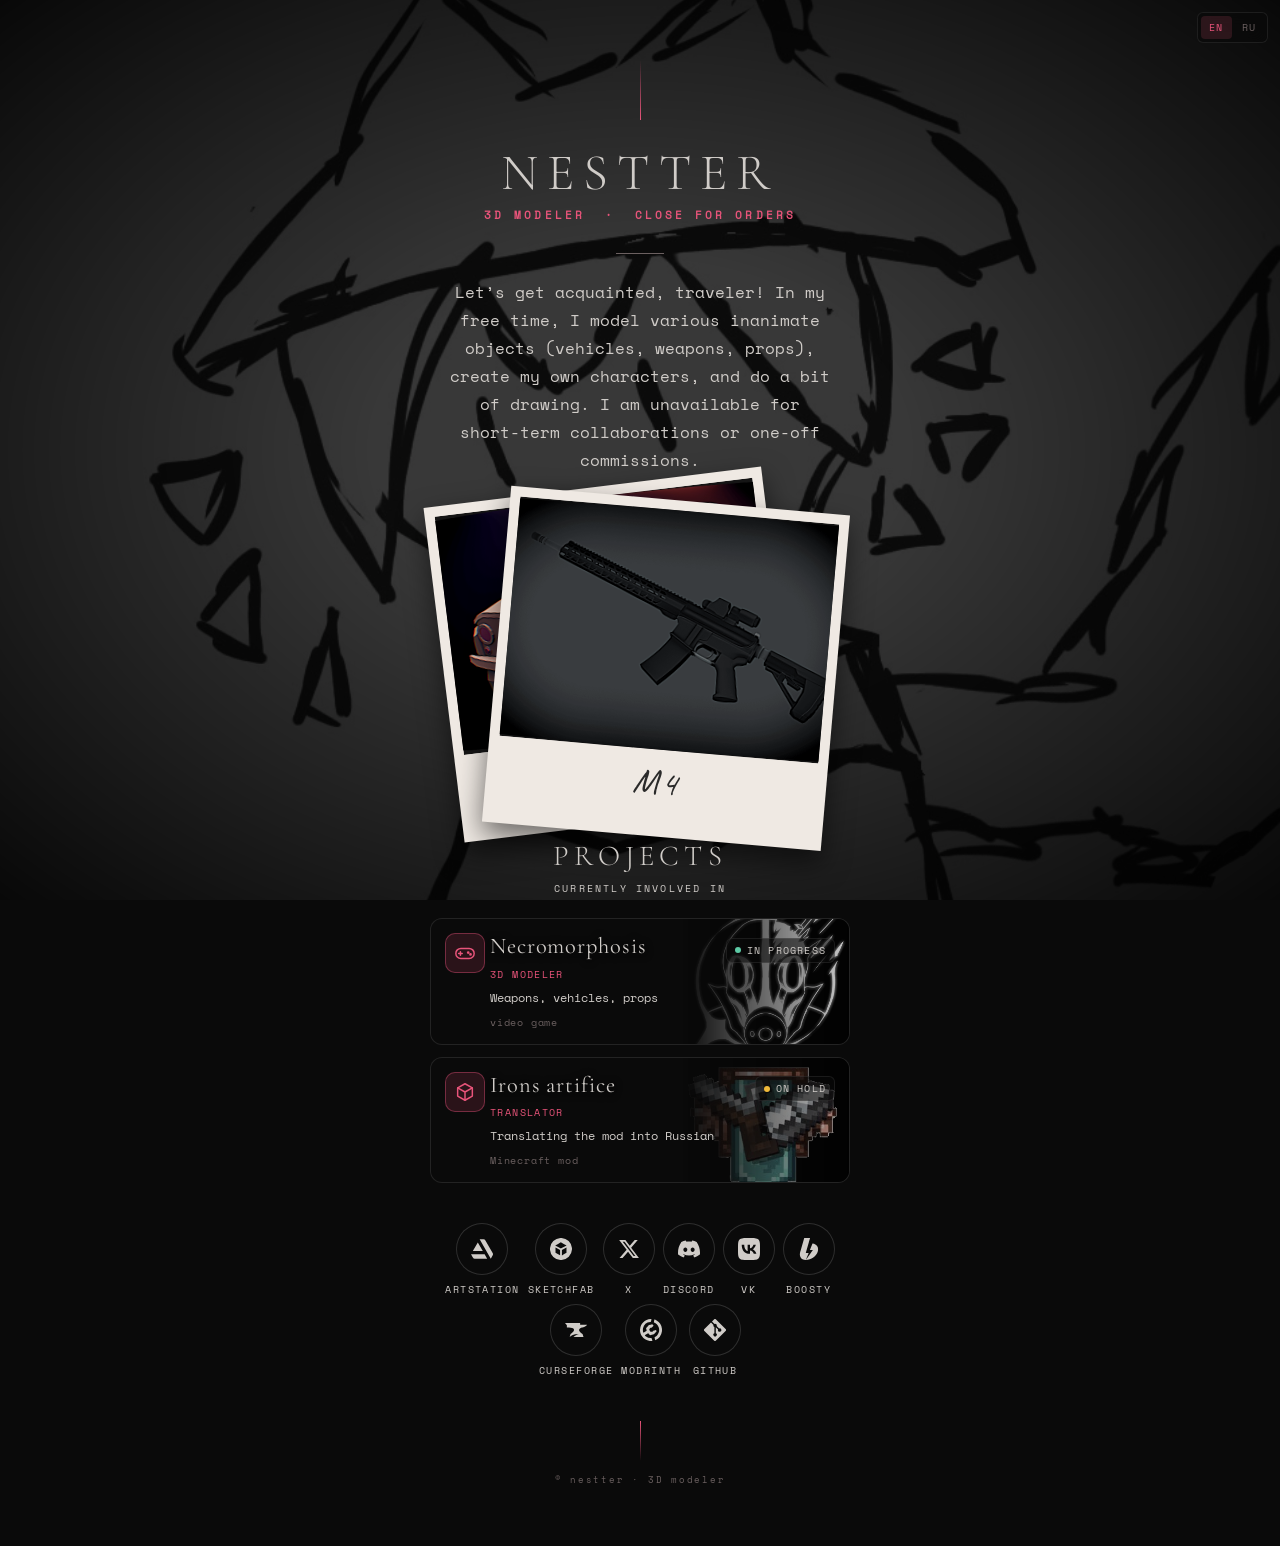
<file: index.html>
<!DOCTYPE html>
<html lang="en" data-page="home">
<head>
  <link rel="alternate" hreflang="en" href="https://nestter.github.io/" />
  <link rel="alternate" hreflang="ru" href="https://nestter.github.io/" />
  <link rel="alternate" hreflang="x-default" href="https://nestter.github.io/" />
<link rel="icon" type="image/webp" href="images/previcon.webp">
<link rel="canonical" href="https://nestter.github.io/">
<meta charset="UTF-8">

<!-- Язык -->
<script>
(function () {
  var lang = 'en';
  try {
    var s = localStorage.getItem('lang');
    if (s === 'en' || s === 'ru') lang = s;
    else lang = (navigator.language || '').toLowerCase().indexOf('ru') === 0 ? 'ru' : 'en';
  } catch (e) {}
  document.documentElement.lang = lang;
})();
</script>

<script type="application/ld+json">
{
  "@context": "https://schema.org",
  "@type": "ProfilePage",
  "mainEntity": {
    "@type": "Person",
    "name": "Nestter",
    "alternateName": ["Nestter 3D", "Nestter MC"],
    "description": "3D Modeler creating weapons, vehicles, props, and characters for games.",
    "url": "https://nestter.github.io/",
    "jobTitle": "3D Modeler",
    "knowsAbout": ["3D Modeling", "Game Assets", "Minecraft"],
    "sameAs": [
      "https://artstation.com/nestter",
      "https://sketchfab.com/nestter",
      "https://modrinth.com/user/Nestter",
      "https://www.curseforge.com/members/nestter/projects",
      "https://github.com/nestter",
      "https://x.com/nesttter",
      "https://vk.ru/id568908586",
      "https://discord.com/invite/2hjsyx7rp4"
    ]
  }
}
</script>

<meta name="viewport" content="width=device-width, initial-scale=1.0">
<meta name="description" content="Nestter — 3D modeler. Weapons, vehicles, props and characters. Close for commissions. Portfolio and key links.">
<title>Nestter</title>

<!-- Open Graph (опен граф)  -->
<!-- (Discord, VK, Telegram) -->
  <meta property="og:type" content="website">
  <meta property="og:url" content="https://nestter.github.io/">
  <meta property="og:title" content="Nestter — 3D Modeler">
  <meta property="og:description" content="3D modeling of inanimate objects (vehicles, weapons, props), characters, and drawing. Close for commissions.">
  <meta property="og:image" content="https://nestter.github.io/images/uaz.webp">
<!-- Twitter / X  -->
  <meta name="twitter:card" content="summary_large_image">
  <meta name="twitter:title" content="Nestter — 3D Modeler">
  <meta name="twitter:description" content="3D modeling of inanimate objects, characters, and drawing. Close for commissions.">
  <meta name="twitter:image" content="https://nestter.github.io/images/uaz.webp">

<link rel="stylesheet" href="terminal.css">

<style>
   /* --- ЛОКАЛЬНЫЕ ШРИФТЫ --- */
  
  /* Cormorant Garamond */
  @font-face {
    font-family: 'Cormorant Garamond';
    font-style: normal;
    font-weight: 300;
    font-display: swap;
    src: url('fonts/cormorant-garamond-v21-cyrillic_latin-300.woff2') format('woff2'),
        url('fonts/cormorant-garamond-v21-cyrillic_latin-300.ttf') format('truetype');
  }
  @font-face {
    font-family: 'Cormorant Garamond';
    font-style: normal;
    font-weight: 400;
    font-display: swap;
    src: url('fonts/cormorant-garamond-v21-cyrillic_latin-regular.woff2') format('woff2'),
         url('fonts/cormorant-garamond-v21-cyrillic_latin-regular.ttf') format('truetype');

  }
  @font-face {
    font-family: 'Cormorant Garamond';
    font-style: normal;
    font-weight: 600;
    font-display: swap;
    src: url('fonts/cormorant-garamond-v21-cyrillic_latin-600.woff2') format('woff2'),
         url('fonts/cormorant-garamond-v21-cyrillic_latin-600.ttf') format('truetype');
  }

  /* Space Mono */
  @font-face {
    font-family: 'Space Mono';
    font-style: normal;
    font-weight: 400;
    font-display: swap;
    src: url('fonts/space-mono-v17-latin-regular.woff2') format('woff2'),
        url('fonts/space-mono-v17-latin-regular.ttf') format('truetype');
  }

  /* Caveat */
  @font-face {
    font-family: 'Caveat';
    font-style: normal;
    font-weight: 400;
    font-display: swap;
    src: url('fonts/caveat-v23-cyrillic_latin-regular.woff2') format('woff2'),
         url('fonts/caveat-v23-cyrillic_latin-regular.ttf') format('truetype');
  }

  *, *::before, *::after { box-sizing: border-box; margin: 0; padding: 0; }

  :root {
    --pink: #e8547a;
    --pink-light: #f07a96;
    --dark: #0a0a0a;
    --text: #d0ccc8;
    --muted: #6b6060;
    --phone: #547be8;
  }

  html, body {
    min-height: 100%;
    background: var(--dark);
    color: var(--text);
    font-family: 'Cormorant Garamond', serif;
    overflow-x: hidden;
  }

  /* Здесь меняем фон/бэкграунд */
  .bg {
    position: fixed;
    inset: 0;
    z-index: 0;
    background-image: url('images/NikoPhone.webp');
    background-size: cover;
    background-position: center right;
    filter: brightness(0.22) saturate(0.6);
  }

  /* Зернистость */
  .bg::after {
    content: '';
    position: absolute;
    inset: 0;
    background-image: url("data:image/svg+xml,%3Csvg viewBox='0 0 256 256' xmlns='http://www.w3.org/2000/svg'%3E%3Cfilter id='noise'%3E%3CfeTurbulence type='fractalNoise' baseFrequency='0.9' numOctaves='4' stitchTiles='stitch'/%3E%3C/filter%3E%3Crect width='100%25' height='100%25' filter='url(%23noise)' opacity='0.06'/%3E%3C/svg%3E");
    opacity: 0.4;
    pointer-events: none;
  }

  /* Виньетка */
  .vignette {
    position: fixed;
    inset: 0;
    z-index: 1;
    background: radial-gradient(ellipse at center, transparent 30%, rgba(0,0,0,0.85) 100%);
    pointer-events: none;
  }

  .page {
    position: relative;
    z-index: 2;
    min-height: 100vh;
    display: flex;
    flex-direction: column;
    align-items: center;
    justify-content: center;
    padding: 60px 24px;
  }

  .card {
    width: 100%;
    max-width: 420px;
    display: flex;
    flex-direction: column;
    align-items: center;
    gap: 0;
    animation: fadeUp 1s ease both;
  }

  /*Декоративная линия - вертикальная*/
  .deco-line {
    width: 1px;
    height: 60px;
    background: linear-gradient(to bottom, transparent, var(--pink));
    margin-bottom: 28px;
    animation: fadeUp 1s ease 0.1s both;
  }
  /*Имя Несттер*/
  .name {
    font-family: 'Cormorant Garamond', serif;
    font-size: 3.2rem;
    font-weight: 300;
    letter-spacing: 0.18em;
    text-transform: uppercase;
    color:var(--text);
    line-height: 1;
    margin-bottom: 8px;
    animation: fadeUp 1s ease 0.2s both;
    user-select: none;
    -webkit-user-select: none;
    -moz-user-select: none;
  }

  /*3д моделер+заказы*/
  .tag {
    font-family: 'Space Mono', monospace;
    font-size: 0.68rem;
    letter-spacing: 0.28em;
    text-transform: uppercase;
    color: var(--pink);
    margin-bottom: 10px;
    animation: fadeUp 1s ease 0.3s both;
    user-select: none;
    -webkit-user-select: none;
    -moz-user-select: none;
  }

  /*Линия-разделитель - горизотальная*/
  .divider {
    width: 48px;
    height: 1px;
    background: var(--muted);
    margin: 20px 0 24px;
    animation: fadeUp 1s ease 0.35s both;
  }

  /*Описание*/
  .bio {
    font-family: 'Space Mono', monospace;
    font-size: 1rem;
    font-weight: 300;
    line-height: 1.75;
    text-align: center;
    color: var(--text);
    max-width: 380px;
    margin-bottom: 40px;
    animation: fadeUp 1s ease 0.4s both;
    user-select: none;
    -webkit-user-select: none;
    -moz-user-select: none;
  }

  /* Portfolio — стопка рендеров */
  .portfolio {
    position: relative;
    width: 100%;
    max-width: 220px;
    height: 280px;
    margin: 0 auto 48px;
    animation: fadeUp 1s ease 0.45s both;
    user-select: none;
    -webkit-user-select: none;
    -moz-user-select: none;
  }

  .polaroid {
    position: absolute;
    top: -10%;
    left: 50%;
    width: 340px;
    background: #efe9e3;
    padding: 10px 10px 32px;
    box-shadow: 0 12px 28px rgba(0,0,0,0.55);
    cursor: pointer;
    transition: transform 0.4s ease, box-shadow 0.4s ease, z-index 0s;
  }

  .polaroid img {
    display: block;
    width: 100%;
    aspect-ratio: 4 / 3;
    object-fit: cover;
    background: #1a1a1a;
    filter: saturate(0.9) contrast(1.05);
  }

  .polaroid .cap {
    display: block;
    margin-top: 10px;
    font-family: 'Caveat', cursive, monospace;
    font-size: 2.2rem;
    letter-spacing: 0.08em;
    color: #2a2a2a;
    text-align: center;
  }

  .polaroid:nth-child(1) {
    transform: translateX(-58%) rotate(-7deg);
    z-index: 1;
  }

  .polaroid:nth-child(2) {
    transform: translateX(-42%) rotate(5deg) translateY(14px);
    z-index: 2;
  }

  .portfolio:hover .polaroid:nth-child(1) {
    transform: translateX(-88%) rotate(-9deg) translateY(-6px);
  }

  .portfolio:hover .polaroid:nth-child(2) {
    transform: translateX(-12%) rotate(7deg) translateY(20px);
  }

  .polaroid:hover {
    z-index: 5 !important;
    transform: translateX(-50%) rotate(0deg) translateY(-10px) scale(1.06) !important;
    box-shadow: 0 20px 40px rgba(232,84,122,0.35);
  }

  /*Карточки проектов*/
  .projects {
    width: 100%;
    margin: 0 0 40px;
    display: flex;
    flex-direction: column;
    align-items: center;
    animation: fadeUp 1s ease 0.48s both;
    user-select: none;
    -webkit-user-select: none;
    -moz-user-select: none;
  }

  /*Слово проект*/
  .projects-title {
    font-family: 'Cormorant Garamond', serif;
    font-weight: 300;
    font-size: 1.8rem;
    letter-spacing: 0.18em;
    text-transform: uppercase;
    color: var(--text);
    line-height: 1;
    user-select: none;
    -webkit-user-select: none;
    -moz-user-select: none;
  }

  /*Участие*/
  .projects-sub {
    font-family: 'Space Mono', monospace;
    font-size: 0.62rem;
    letter-spacing: 0.22em;
    text-transform: uppercase;
    color: var(--text);
    margin: 10px 0 0;
    user-select: none;
    -webkit-user-select: none;
    -moz-user-select: none;
  }

  /*Перечень проектов*/
  .projects-list {
    width: 100%;
    display: flex;
    flex-direction: column;
    gap: 12px;
    margin-top: 22px;
    user-select: none;
    -webkit-user-select: none;
    -moz-user-select: none;
  }

  .proj {
    position: relative;
    overflow: hidden;
    isolation: isolate;
    display: flex;
    align-items: flex-start;
    gap: 5px;
    background: rgba(20,20,20,0.08);
      backdrop-filter: blur(12px);
      -webkit-backdrop-filter: blur(12px);
    border: 1px solid rgba(255,255,255,0.1);
    border-radius: 12px;
    padding: 14px;
    transition: border-color 0.3s, transform 0.3s, background 0.3s;
    text-decoration: none;
    color: inherit;
    cursor: pointer;
    user-select: none;
    -webkit-user-select: none;
    -moz-user-select: none;
  }

  .proj:hover {
    border-color: var(--pink);
    transform: translateY(-2px);
  }

  /* Необязательный фон: полупрозрачная картинка занимает правую половину карточки */
  .proj.has-bg::before {
    content: "";
    position: absolute;
    top: 0;
    right: 0;
    bottom: 0;
    width: 40%;
    background-image: var(--bg);
    background-size: cover;
    background-position: center;
    opacity: 0.8;
    filter: saturate(0.6);
    -webkit-mask-image: linear-gradient(to left, #000 0%, transparent 100%);
    mask-image: linear-gradient(to left, #000 0%, transparent 100%);
    transition: opacity 0.3s;
    pointer-events: none;
    z-index: -1;
  }

  .proj.has-bg:hover::before { opacity: 0.45; }

  .proj-ico {
    flex: 0 0 40px;
    width: 40px;
    height: 40px;
    border-radius: 10px;
    border: 1px solid rgba(232,84,122,0.4);
    background: rgba(232,84,122,0.15);
    display: flex;
    align-items: center;
    justify-content: center;
  }

  .proj-ico svg {
    width: 22px;
    height: 22px;
    stroke: var(--pink);
    fill: none;
    stroke-width: 1.6;
    stroke-linecap: round;
    stroke-linejoin: round;
  }

  .proj-body { flex: 1; min-width: 0; }

  .proj-hd {
    display: flex;
    flex-wrap: wrap;
    justify-content: space-between;
    align-items: baseline;
    gap: 2px 12px;
  }

  /*Название проектов*/
  .proj-name {
    font-family: 'Cormorant Garamond', serif;
    font-size: 1.4rem;
    letter-spacing: 0.04em;
    color: var(--text);
    line-height: 1.2;
    text-shadow: 0 1px 8px rgba(0,0,0,0.7);
  }
  /*Статус проектов*/
  .proj-status {
    display: flex;
    align-items: center;
    gap: 6px;
    font-family: 'Space Mono', monospace;
    font-size: 0.62rem;
    letter-spacing: 0.12em;
    text-transform: uppercase;
    color: var(--text);	
    background: rgba(10, 10, 10, 0.55);
    padding: 4px 8px;
    border-radius: 6px;
    border: 1px solid rgba(255, 255, 255, 0.08);
    text-shadow: none;
  }

  .proj-dot {
    width: 6px;
    height: 6px;
    border-radius: 50%;
    display: inline-block;
  }

  .proj-dot.work { background: #5DCAA5; } /* в процессе - In progress*/
  .proj-dot.hold { background: #F0B93A; } /* отложен - On hold*/
  .proj-dot.drop { background: #E5484D; } /* заброшен - Drop*/
  .proj-dot.final { background: #d109c0; } /* готовый - Realize*/

  /*Роли в проекте*/
  .proj-role {
    font-family: 'Space Mono', monospace;
    font-size: 0.62rem;
    letter-spacing: 0.14em;
    text-transform: uppercase;
    color: var(--pink);
    margin-top: 4px;
  }
  
  /*Описание проекта*/
  .proj-desc {
    font-family: 'Space Mono', monospace;
    font-size: 0.75rem;
    line-height: 1.6;
    color: var(--text);
    margin-top: 6px;
  }

  /*Тип проекта*/
  .proj-type {
    font-family: 'Space Mono', monospace;
    font-size: 0.62rem;
    letter-spacing: 0.08em;
    color: var(--muted);
    margin-top: 8px;
  }

  /*Ссылки на соцсети*/
  .links {
    display: flex;
    flex-direction: row;
    flex-wrap: wrap;
    justify-content: center;
    gap: 8px;
    width: 100%;
    animation: fadeUp 1s ease 0.5s both;
    user-select: none;
    -webkit-user-select: none;
    -moz-user-select: none;
  }

  .link-btn {
    display: flex;
    flex-direction: column;
    align-items: center;
    gap: 7px;
    text-decoration: none;
    color: var(--text);
    transition: color 0.3s, transform 0.3s;
    cursor: pointer;
    user-select: none;
    -webkit-user-select: none;
    -moz-user-select: none;
  }

  .link-btn:hover {
    color: var(--pink-light);
    transform: translateY(-4px);
    user-select: none;
    -webkit-user-select: none;
    -moz-user-select: none;
  }

  .icon-wrap {
    width: 52px;
    height: 52px;
    border-radius: 50%;
    border: 1px solid rgba(255,255,255,0.15);
    background: rgba(20,20,20,0.08);
    	backdrop-filter: blur(12px);
      -webkit-backdrop-filter: blur(12px);
    display: flex;
    align-items: center;
    justify-content: center;
    transition: border-color 0.3s, background 0.3s, box-shadow 0.3s;
    user-select: none;
    -webkit-user-select: none;
    -moz-user-select: none;
  }

  .link-btn:hover .icon-wrap {
    border-color: var(--pink);
    background: rgba(232, 84, 122, 0.08);
    box-shadow: 0 0 18px rgba(232,84,122,0.2);
  }

  .icon-wrap svg {
    width: 22px;
    height: 22px;
    fill: currentColor;
    user-select: none;
    -webkit-user-select: none;
    -moz-user-select: none;
  }

  .link-label {
    font-family: 'Space Mono', monospace;
    font-size: 0.6rem;
    letter-spacing: 0.15em;
    text-transform: uppercase;
    user-select: none;
    -webkit-user-select: none;
    -moz-user-select: none;
  }

  /*Декоративная линия - вертикальная*/
  .deco-bottom {
    width: 1px;
    height: 40px;
    background: linear-gradient(to bottom, var(--pink), transparent);
    margin-top: 44px;
    animation: fadeUp 1s ease 0.7s both;
  }

  /*"Копирайт"*/
  .footer {
    font-family: 'Space Mono', monospace;
    font-size: 0.55rem;
    letter-spacing: 0.2em;
    color: var(--muted);
    margin-top: 12px;
    opacity: 0.5;
    animation: fadeUp 1s ease 0.8s both;
      user-select: none;
      -webkit-user-select: none;
      -webkit-tap-highlight-color: transparent;
      -moz-user-select: none;
   touch-action: manipulation;
  
  }
  
  @keyframes fadeUp {
    from { opacity: 0; transform: translateY(20px); }
    to   { opacity: 1; transform: translateY(0); }
  }

  /* Pink petal particle */
  .petal {
    position: fixed;
    width: 6px;
    height: 10px;
    border-radius: 60% 40% 60% 40% / 50% 50% 50% 50%;
    background: var(--pink);
    opacity: 0;
    pointer-events: none;
    z-index: 1;
    animation: fall linear infinite;
  }

  @keyframes fall {
    0%   { opacity: 0; transform: translateY(-20px) rotate(0deg); }
    10%  { opacity: 0.35; }
    90%  { opacity: 0.15; }
    100% { opacity: 0; transform: translateY(100vh) rotate(360deg); }
  }
  /* Уменьшенная анимация для тех, у кого включена «уменьшить движение» */
  @media (prefers-reduced-motion: reduce) {
    *, *::before, *::after {
      animation-duration: 0.01ms !important;
      animation-delay: 0s !important;
      animation-iteration-count: 1 !important;
      transition-duration: 0.01ms !important;
    }
    .petal { display: none; }
  }
  /* Стиль для предупреждения о старом браузере */
  .browser-warning {
    display: none; /* По умолчанию скрыто */
    position: fixed;
    bottom: 20px;
    left: 50%;
    transform: translateX(-50%);
    z-index: 9999999;
    background: rgba(20, 20, 20, 0.95);
    border: 1px solid var(--pink);
    border-radius: 8px;
    padding: 12px 20px;
    color: var(--text);
    font-family: 'Space Mono', monospace;
    font-size: 0.75rem;
    line-height: 1.5;
    max-width: 90%;
    width: max-content;
    box-shadow: 0 8px 24px rgba(0,0,0,0.8);
    align-items: center;
    gap: 16px;
    backdrop-filter: blur(10px);
    user-select: none;
      -webkit-user-select: none;
      -moz-user-select: none;
  }

  .browser-warning button {
    background: none;
    border: none;
    color: var(--pink);
    font-size: 1.2rem;
    cursor: pointer;
    padding: 0;
    transition: color 0.2s;
  }

  .browser-warning button:hover {
    color: var(--text);
  }

  @media (max-width: 480px) {
    .browser-warning { flex-direction: column; text-align: center; gap: 8px; }
  }
  /* Переключатель языка */
  .lang {
    position: fixed;
    top: calc(env(safe-area-inset-top, 0px) + 12px);
    right: 12px;
    z-index: 10;
    display: flex;
    gap: 2px;
    padding: 3px;
    border-radius: 6px;
    background: rgba(10, 10, 10, 0.55);
    border: 1px solid rgba(255, 255, 255, 0.08);
    -webkit-backdrop-filter: blur(8px);
    backdrop-filter: blur(8px);
    user-select: none;
    -webkit-user-select: none;
    -moz-user-select: none;
  }
  .lang button {
    font-family: 'Space Mono', monospace;
    font-size: 0.62rem;
    letter-spacing: 0.12em;
    color: var(--muted);
    background: none;
    border: 0;
    border-radius: 4px;
    padding: 4px 8px;
    cursor: pointer;
    transition: color 0.2s ease, background 0.2s ease;
    user-select: none;
    -webkit-user-select: none;
    -moz-user-select: none;
  }
  .lang button:hover { color: var(--text); }
  .lang button.active { color: var(--pink); background: rgba(232, 84, 122, 0.15); }

/* Оптимизация для мобильных устройств */
@media (max-width: 768px) {
  /* отключаем тяжёлый эффект стекла */
  .proj, .icon-wrap, .lang {
   backdrop-filter: none !important; 
   -webkit-backdrop-filter: none !important;
  }
    /* Делаем фон карточек чуть плотнее, раз нет размытия */
    .proj, .icon-wrap {
      background: rgba(20, 20, 20, 0.75);
    }
}
</style>
</head>
<body>

  <!--BG image — Арты -->
<div class="bg">
</div>
<div class="vignette"></div>

  <!--Переключатель языка -->
<div class="lang" role="group" aria-label="Language">
  <button type="button" data-lang="en">EN</button>
  <button type="button" data-lang="ru">RU</button>
</div>

<div class="page">
  <div class="card">
 
    <div class="deco-line"></div>

    <h1 class="name">Nestter</h1>
    <h2 class="tag" data-i18n="tag">3D Modeler &nbsp;·&nbsp; Close for orders</h2>
    <div class="divider"></div>

    <p class="bio" data-i18n="bio">
Let’s get acquainted, traveler! In my free time, I model various inanimate objects (vehicles, weapons, props), create my own characters, and do a bit of drawing.
I am available for short-term collaborations or one-off commissions.
    </p>

    <!-- Портфолио: Рендеры работ -->
    <div class="portfolio">
      <div class="polaroid">
        <img src="images/uaz.webp" alt="UAZ 469" loading="lazy">
        <span class="cap">UAZ 469</span>
      </div>
      <div class="polaroid">
        <img src="images/m4.webp" alt="M4" loading="lazy">
        <span class="cap">M4</span>
      </div>
    </div>

	<!-- Проекты, в которых участвую -->
    <div class="projects">
      <div class="projects-title" data-i18n="projects">Projects</div>
      <div class="projects-sub" data-i18n="projects_sub">currently involved in</div>

      <div class="projects-list">

	<!-- Карточка с игрой Дока (Док) -->
        <a class="proj has-bg" href="https://t.me/+3oyIM7yjxxtjNzMy" target="_blank" rel="noopener noreferrer" style="--bg: url('images/DOC.webp')">
          <div class="proj-ico"><svg viewBox="0 0 24 24" aria-hidden="true"><rect x="2" y="7" width="20" height="11" rx="5.5"/><path d="M7 10.5v4M5 12.5h4"/><circle cx="15.5" cy="11.5" r=".7"/><circle cx="18" cy="13.5" r=".7"/></svg></div>
          <div class="proj-body">
            <div class="proj-hd">
              <span class="proj-name">Necromorphosis</span>
              <span class="proj-status"><i class="proj-dot work"></i><span data-i18n="st_work">In progress</span></span>
            </div>
            <div class="proj-role" data-i18n="role_3d">3D modeler</div>
            <div class="proj-desc" data-i18n="desc_nec">Weapons, vehicles, props</div>
            <div class="proj-type" data-i18n="type_game">video game</div>
          </div>
        </a>

	<!-- Карточка с Artifice -->
        <a class="proj has-bg" href="https://github.com/iron431/irons-artifice" target="_blank" rel="noopener noreferrer" style="--bg: url('images/irons.webp')">
          <div class="proj-ico"><svg viewBox="0 0 24 24" aria-hidden="true"><path d="M12 3l8 4.5v9L12 21l-8-4.5v-9L12 3z"/><path d="M12 12l8-4.5M12 12v9M12 12L4 7.5"/></svg></div>
          <div class="proj-body">
            <div class="proj-hd">
              <span class="proj-name">Irons artifice</span>
              <span class="proj-status"><i class="proj-dot hold"></i><span data-i18n="st_hold">On hold</span></span>
            </div>
            <div class="proj-role" data-i18n="role_tr">Translator</div>
            <div class="proj-desc" data-i18n="desc_irons">Translating the mod into Russian</div>
            <div class="proj-type" data-i18n="type_mod">Minecraft mod</div>
          </div>
        </a>
      </div>
    </div>

    <div class="links">

    <!-- Странички -->
      <!-- ArtStation -->
      <a class="link-btn" href="https://artstation.com/nestter" target="_blank" rel="noopener noreferrer">
        <div class="icon-wrap">
          <svg viewBox="0 0 24 24" xmlns="http://www.w3.org/2000/svg">
            <path d="M0 17.723l2.027 3.505h.001a2.424 2.424 0 0 0 2.164 1.333h13.457l-2.792-4.838H0zm24 .025c0-.484-.143-.935-.388-1.314L15.728 2.728a2.424 2.424 0 0 0-2.164-1.333H9.419L21.598 22.54l1.92-3.325c.318-.499.482-1.08.482-1.467zm-11.129-3.462L7.428 4.858l-5.444 9.428h10.887z"/>
          </svg>
        </div>
        <span class="link-label">ArtStation</span>
      </a>

      <!-- Sketchfab -->
      <a class="link-btn" href="https://sketchfab.com/nestter" target="_blank" rel="noopener noreferrer">
        <div class="icon-wrap">
          <svg viewBox="0 0 24 24" xmlns="http://www.w3.org/2000/svg"><title>Sketchfab</title><path d="M11.3 0A11.983 11.983 0 0 0 .037 11a13.656 13.656 0 0 0 0 2 11.983 11.983 0 0 0 11.29 11h1.346a12.045 12.045 0 0 0 11.3-11.36 13.836 13.836 0 0 0 0-1.7A12.049 12.049 0 0 0 12.674 0zM15 6.51l2.99 1.74s-6.064 3.24-6.084 3.24S5.812 8.27 5.8 8.26l2.994-1.77 2.992-1.76zm-6.476 5.126L11 13v5.92l-2.527-1.4-2.46-1.43v-5.76zm9.461 1.572v2.924L15.5 17.574 13 19.017v-6.024l2.489-1.345 2.5-1.355z"/></svg>
        </div>
        <span class="link-label">Sketchfab</span>
      </a>

      <!-- X / Twitter -->
      <a class="link-btn" href="https://x.com/nesttter" target="_blank" rel="noopener noreferrer">
        <div class="icon-wrap">
          <svg viewBox="0 0 24 24" xmlns="http://www.w3.org/2000/svg">
            <path d="M18.244 2.25h3.308l-7.227 8.26 8.502 11.24H16.17l-5.214-6.817L4.99 21.75H1.68l7.73-8.835L1.254 2.25H8.08l4.713 6.231zm-1.161 17.52h1.833L7.084 4.126H5.117z"/>
          </svg>
        </div>
        <span class="link-label">X</span>
      </a>

      <!-- Discord -->
      <a class="link-btn" href="https://discord.com/invite/2hjsyx7rp4" target="_blank" rel="noopener noreferrer">
        <div class="icon-wrap">
          <svg viewBox="0 0 24 24" xmlns="http://www.w3.org/2000/svg"><title>Discord</title><path d="M20.317 4.3698a19.7913 19.7913 0 00-4.8851-1.5152.0741.0741 0 00-.0785.0371c-.211.3753-.4447.8648-.6083 1.2495-1.8447-.2762-3.68-.2762-5.4868 0-.1636-.3933-.4058-.8742-.6177-1.2495a.077.077 0 00-.0785-.037 19.7363 19.7363 0 00-4.8852 1.515.0699.0699 0 00-.0321.0277C.5334 9.0458-.319 13.5799.0992 18.0578a.0824.0824 0 00.0312.0561c2.0528 1.5076 4.0413 2.4228 5.9929 3.0294a.0777.0777 0 00.0842-.0276c.4616-.6304.8731-1.2952 1.226-1.9942a.076.076 0 00-.0416-.1057c-.6528-.2476-1.2743-.5495-1.8722-.8923a.077.077 0 01-.0076-.1277c.1258-.0943.2517-.1923.3718-.2914a.0743.0743 0 01.0776-.0105c3.9278 1.7933 8.18 1.7933 12.0614 0a.0739.0739 0 01.0785.0095c.1202.099.246.1981.3728.2924a.077.077 0 01-.0066.1276 12.2986 12.2986 0 01-1.873.8914.0766.0766 0 00-.0407.1067c.3604.698.7719 1.3628 1.225 1.9932a.076.076 0 00.0842.0286c1.961-.6067 3.9495-1.5219 6.0023-3.0294a.077.077 0 00.0313-.0552c.5004-5.177-.8382-9.6739-3.5485-13.6604a.061.061 0 00-.0312-.0286zM8.02 15.3312c-1.1825 0-2.1569-1.0857-2.1569-2.419 0-1.3332.9555-2.4189 2.157-2.4189 1.2108 0 2.1757 1.0952 2.1568 2.419 0 1.3332-.9555 2.4189-2.1569 2.4189zm7.9748 0c-1.1825 0-2.1569-1.0857-2.1569-2.419 0-1.3332.9554-2.4189 2.1569-2.4189 1.2108 0 2.1757 1.0952 2.1568 2.419 0 1.3332-.946 2.4189-2.1568 2.4189Z"/></svg>
        </div>
        <span class="link-label">Discord</span>
      </a>

      <!-- VK -->
      <a class="link-btn" href="https://vk.ru/id568908586" target="_blank" rel="noopener noreferrer">
        <div class="icon-wrap">
          <svg viewBox="0 0 24 24" xmlns="http://www.w3.org/2000/svg"><title>VK</title><path d="m9.489.004.729-.003h3.564l.73.003.914.01.433.007.418.011.403.014.388.016.374.021.36.025.345.03.333.033c1.74.196 2.933.616 3.833 1.516.9.9 1.32 2.092 1.516 3.833l.034.333.029.346.025.36.02.373.025.588.012.41.013.644.009.915.004.98-.001 3.313-.003.73-.01.914-.007.433-.011.418-.014.403-.016.388-.021.374-.025.36-.03.345-.033.333c-.196 1.74-.616 2.933-1.516 3.833-.9.9-2.092 1.32-3.833 1.516l-.333.034-.346.029-.36.025-.373.02-.588.025-.41.012-.644.013-.915.009-.98.004-3.313-.001-.73-.003-.914-.01-.433-.007-.418-.011-.403-.014-.388-.016-.374-.021-.36-.025-.345-.03-.333-.033c-1.74-.196-2.933-.616-3.833-1.516-.9-.9-1.32-2.092-1.516-3.833l-.034-.333-.029-.346-.025-.36-.02-.373-.025-.588-.012-.41-.013-.644-.009-.915-.004-.98.001-3.313.003-.73.01-.914.007-.433.011-.418.014-.403.016-.388.021-.374.025-.36.03-.345.033-.333c.196-1.74.616-2.933 1.516-3.833.9-.9 2.092-1.32 3.833-1.516l.333-.034.346-.029.36-.025.373-.02.588-.025.41-.012.644-.013.915-.009ZM6.79 7.3H4.05c.13 6.24 3.25 9.99 8.72 9.99h.31v-3.57c2.01.2 3.53 1.67 4.14 3.57h2.84c-.78-2.84-2.83-4.41-4.11-5.01 1.28-.74 3.08-2.54 3.51-4.98h-2.58c-.56 1.98-2.22 3.78-3.8 3.95V7.3H10.5v6.92c-1.6-.4-3.62-2.34-3.71-6.92Z"/></svg>
        </div>
        <span class="link-label">VK</span>
      </a>


      <!-- Boosty -->
      <a class="link-btn" href="https://boosty.to/nestter" target="_blank" rel="noopener noreferrer">
        <div class="icon-wrap">
          <svg viewBox="0 0 24 24" xmlns="http://www.w3.org/2000/svg"><title>Boosty</title><path d="M2.661 14.337 6.801 0h6.362L11.88 4.444l-.038.077-3.378 11.733h3.15c-1.321 3.289-2.35 5.867-3.086 7.733-5.816-.063-7.442-4.228-6.02-9.155M8.554 24l7.67-11.035h-3.25l2.83-7.073c4.852.508 7.137 4.33 5.791 8.952C20.16 19.81 14.344 24 8.68 24h-.127z"/></svg>
        </div>
        <span class="link-label">Boosty</span>
      </a>

      <!-- CurseForge -->
      <a class="link-btn" href="https://www.curseforge.com/members/nestter/projects" target="_blank" rel="noopener noreferrer">
        <div class="icon-wrap">
          <svg viewBox="0 0 24 24" xmlns="http://www.w3.org/2000/svg"><title>CurseForge</title><path d="M18.326 9.2145S23.2261 8.4418 24 6.1882h-7.5066V4.4H0l2.0318 2.3576V9.173s5.1267-.2665 7.1098 1.2372c2.7146 2.516-3.053 5.917-3.053 5.917L5.0995 19.6c1.5465-1.4726 4.494-3.3775 9.8983-3.2857-2.0565.65-4.1245 1.6651-5.7344 3.2857h10.9248l-1.0288-3.2726s-7.918-4.6688-.8336-7.1127z"/></svg>
        </div>
        <span class="link-label">CurseForge</span>
      </a>

      <!-- Modrinth -->
      <a class="link-btn" href="https://modrinth.com/user/Nestter" target="_blank" rel="noopener noreferrer">
        <div class="icon-wrap">
          <svg viewBox="0 0 24 24" xmlns="http://www.w3.org/2000/svg"><title>Modrinth</title><path d="M12.252.004a11.78 11.768 0 0 0-8.92 3.73 11 10.999 0 0 0-2.17 3.11 11.37 11.359 0 0 0-1.16 5.169c0 1.42.17 2.5.6 3.77.24.759.77 1.899 1.17 2.529a12.3 12.298 0 0 0 8.85 5.639c.44.05 2.54.07 2.76.02.2-.04.22.1-.26-1.7l-.36-1.37-1.01-.06a8.5 8.489 0 0 1-5.18-1.8 5.34 5.34 0 0 1-1.3-1.26c0-.05.34-.28.74-.5a37.572 37.545 0 0 1 2.88-1.629c.03 0 .5.45 1.06.98l1 .97 2.07-.43 2.06-.43 1.47-1.47c.8-.8 1.48-1.5 1.48-1.52 0-.09-.42-1.63-.46-1.7-.04-.06-.2-.03-1.02.18-.53.13-1.2.3-1.45.4l-.48.15-.53.53-.53.53-.93.1-.93.07-.52-.5a2.7 2.7 0 0 1-.96-1.7l-.13-.6.43-.57c.68-.9.68-.9 1.46-1.1.4-.1.65-.2.83-.33.13-.099.65-.579 1.14-1.069l.9-.9-.7-.7-.7-.7-1.95.54c-1.07.3-1.96.53-1.97.53-.03 0-2.23 2.48-2.63 2.97l-.29.35.28 1.03c.16.56.3 1.16.31 1.34l.03.3-.34.23c-.37.23-2.22 1.3-2.84 1.63-.36.2-.37.2-.44.1-.08-.1-.23-.6-.32-1.03-.18-.86-.17-2.75.02-3.73a8.84 8.839 0 0 1 7.9-6.93c.43-.03.77-.08.78-.1.06-.17.5-2.999.47-3.039-.01-.02-.1-.02-.2-.03Zm3.68.67c-.2 0-.3.1-.37.38-.06.23-.46 2.42-.46 2.52 0 .04.1.11.22.16a8.51 8.499 0 0 1 2.99 2 8.38 8.379 0 0 1 2.16 3.449 6.9 6.9 0 0 1 .4 2.8c0 1.07 0 1.27-.1 1.73a9.37 9.369 0 0 1-1.76 3.769c-.32.4-.98 1.06-1.37 1.38-.38.32-1.54 1.1-1.7 1.14-.1.03-.1.06-.07.26.03.18.64 2.56.7 2.78l.06.06a12.07 12.058 0 0 0 7.27-9.4c.13-.77.13-2.58 0-3.4a11.96 11.948 0 0 0-5.73-8.578c-.7-.42-2.05-1.06-2.25-1.06Z"/></svg>
        </div>
        <span class="link-label">Modrinth</span>
      </a>
      <!-- GitHub -->
      <a class="link-btn" href="https://github.com/nestter" target="_blank" rel="noopener noreferrer">
        <div class="icon-wrap">
          <svg viewBox="0 0 24 24" xmlns="http://www.w3.org/2000/svg"><title>Git</title><path d="M13.09 23.549a1.54 1.54 0 0 1-2.18 0L.451 13.089a1.54 1.54 0 0 1 0-2.179l7.191-7.19 2.733 2.733a1.85 1.85 0 0 0 .964 2.326v6.66a1.849 1.849 0 1 0 1.54 0V8.957l2.508 2.508a1.85 1.85 0 1 0 1.09-1.09l-2.634-2.634a1.85 1.85 0 0 0-2.378-2.377L8.73 2.63 10.91.451a1.54 1.54 0 0 1 2.179 0l10.459 10.46a1.54 1.54 0 0 1 0 2.179z"/></svg>
        </div>
        <span class="link-label">GitHub</span>
      </a>
    </div>

    <div class="deco-bottom"></div>
    <div class="footer" data-i18n="footer">© nestter · 3d modeler</div>
  </div>
</div>

  <!-- Предупреждение о старом браузере -->
<div id="browser-warning" class="browser-warning">
  <span data-i18n="warn">⚠️ Your browser is outdated. Some design elements (such as glass effects, images and fonts) may not display correctly. Please update or replace your browser.<br>⚠️ Ваш браузер устарел. Некоторые элементы оформления могут отображаться неправильно. Пожалуйста, обновите или замените браузер.</span>
  <button onclick="document.getElementById('browser-warning').style.display='none'">✕</button>
</div>

<!-- Проверка браузера: только старый синтаксис (ES5) -->
<script>
  (function () {
    var old = !window.CSS || !window.CSS.supports;
    if (!old) {
      var glass = CSS.supports('backdrop-filter', 'blur(10px)') || CSS.supports('-webkit-backdrop-filter', 'blur(10px)');
      var ratio = CSS.supports('aspect-ratio', '4 / 3');
      old = !glass || !ratio;
    }
    if (old) {
      var w = document.getElementById('browser-warning');
      if (w) w.style.display = 'flex';
      // не заставляем старый браузер ждать, пока снимется «анти-мигание»
      document.documentElement.className = document.documentElement.className.replace('i18n-loading', '');
    }
  })();
</script>

<script src="i118.js"></script>
<script src="terminal.js"></script>
<script src="other.js"></script>

<script>
  // Падающие лепестки
  function makePetal() {
    const p = document.createElement('div');
    p.className = 'petal';
    p.style.left = Math.random() * 100 + 'vw';
    p.style.top = '-20px';
    const dur = 6 + Math.random() * 8;
    p.style.animationDuration = dur + 's';
    p.style.animationDelay = Math.random() * 4 + 's';
    p.style.opacity = '0';
    p.style.transform = 'scale(' + (0.5 + Math.random()) + ')';
    document.body.appendChild(p);
    setTimeout(() => p.remove(), (dur + 4) * 1000);
  }
  // Лепестки не запускаются, если включено «уменьшить движение»
  const reduceMotion = window.matchMedia('(prefers-reduced-motion: reduce)');
  let petalTimer = null;

  function startPetals() {
    if (petalTimer || reduceMotion.matches) return;
    for (let i = 0; i < 5; i++) makePetal();
    petalTimer = setInterval(makePetal, 800);
  }

  function stopPetals() {
    clearInterval(petalTimer);
    petalTimer = null;
    document.querySelectorAll('.petal').forEach(p => p.remove());
  }

  reduceMotion.addEventListener('change', () => {
    reduceMotion.matches ? stopPetals() : startPetals();
  });

  startPetals();

  console.log("%cПривет, путник!", "color: #e8547a; font-size: 20px; font-weight: bold; font-family: 'Space Mono';");
  console.log("%cТы нашел секретку. Моё почтение за твой неподдельный интерес! Больше искать здесь нечего!", "color: #d0ccc8; font-size: 12px; font-family: 'Space Mono';");
  
</script>
</body>
</html>
<!--
// сайт с иконками если кому надо - https://simpleicons.org/
// .
// .
// .
// .
// .
// .
// .
// .
// .
// .
// .
// Ты действительно ожидаешь что-то увидеть?
// .
// .
// .
// .
// .
// .
// .
// .
// .
// .
// .
// .
// .
// .
// .
// .
// .
// .
// .
// .
// .
// .
// .
// .
// .
// .
// .
// .
// .
// .
// .
// .
// .
// .
// .
// .
// .
// .
// .
// .
// .
// .
// .
// .
// .
// .
// .
// .
// .
// .
// .
// .
// .
// .
// .
// .
// .
// .
// .
// .
// .
// .
// .
// .
// .
// .
// .
// .
// .
// .
// .
// .
// .
// .
// .
// .
// .
// .
// .
// .
// .
// .
// .
// .
// .
// .
// .
// .
// .
// .
// .
// .
// .
// .
// .
// .
// .
// .
// .
// .
// .
// .
// .
// .
// .
// .
// .
// .
// .
// .
// .
// .
// .
// .
// .
// .
// .
// .
// .
// .
// .
// .
// .
// .
// .
// .
// .
// .
// .
// .
// .
// .
// .
// .
// .
// .
// .
// .
// .
// .
// .
// .
// .
// .
// .
// .
// .
// .
// .
// .
// .
// .
// .
// .
// .
// .
// .
// .
// .
// .
// .
// .
// .
// .
// .
// .
// .
// .
// .
// .
// .
// .
// .
// .
// .
// .
// .
// .
// .
// .
// .
// .
// .
// .
// .
// .
// .
// .
// .
// .
// .
// .
// .
// .
// .
// .
// .
// .
// .
// .
// .
// .
// .
// .
// .
// .
// .
// .
// .
// .
// .
// .
// .
// .
// .
// Ну ладно, я планирую заняться игрой и моделькой нико из ваншота, но это нескоро...
// .
// .
// .
// .
// .
// .
// .
// .
// .
// Я так делаю чтобы лучше было видно текст дальше ничего нет
// .
// .
// .
// .
// .
// .
// .
// .
// .
-->
</file>
<file: terminal.css>
/* terminal.css — общий вид терминала для index.html и 404.html
   Использует переменные цвета и шрифт страницы (--pink, --text, --muted, Space Mono);
   запасные значения заданы на случай, если страница их не определяет. */

/* terminal.css */
.term-overlay,
.term-overlay * { box-sizing: border-box; }

.term-overlay {
  display: none;
  position: fixed;
  inset: 0;
  z-index: 999999;
  align-items: center;
  justify-content: center;
  padding: 20px;
  background: rgba(5, 5, 5, 0.85);
  /* Убрали backdrop-filter: blur(10px); — это главная причина лагов */
}

.term-overlay.open { display: flex; }

.term-window {
  width: 100%;
  max-width: 600px;
  height: 400px;
  max-height: 100%;
  display: flex;
  flex-direction: column;
  overflow: hidden;
  background: rgba(10, 10, 10, 0.95);
  border: 1px solid var(--pink, #e8547a);
  border-radius: 8px;
  box-shadow: 0 20px 50px rgba(0, 0, 0, 0.8);
  font-family: 'Space Mono', monospace;
  /* Добавляем will-change для плавности перетаскивания */
  will-change: transform;
}

.term-header {
  display: flex;
  justify-content: space-between;
  align-items: center;
  padding: 10px 15px;
  background: rgba(232, 84, 122, 0.1);
  border-bottom: 1px solid rgba(232, 84, 122, 0.3);
  color: var(--pink, #e8547a);
  font-size: 0.8rem;
  letter-spacing: 0.1em;
  
  /* Стили для перетаскивания */
  cursor: grab;
  user-select: none;
  -webkit-user-select: none;
  touch-action: none;
}

.term-header.dragging { cursor: grabbing; }

.term-close {
  padding: 0;
  background: none;
  border: 0;
  color: inherit;
  font: inherit;
  letter-spacing: inherit;
  cursor: pointer;
}

.term-close:hover,
.term-close:focus-visible {
  color: var(--pink-light, #f07a96);
  outline: none;
}

.term-output {
  flex: 1;
  padding: 15px;
  overflow-y: auto;
  color: var(--text, #d0ccc8);
  font-size: 0.85rem;
  line-height: 1.6;
}

.term-inputrow {
  display: flex;
  padding: 15px;
  padding-bottom: calc(15px + env(safe-area-inset-bottom, 0px)); 
  border-top: 1px solid rgba(255, 255, 255, 0.1);
  background: rgba(0, 0, 0, 0.5);
}

.term-prompt {
  margin-right: 10px;
  color: var(--pink, #e8547a);
}

.term-input {
  flex: 1;
  background: transparent;
  border: none;
  outline: none;
  color: #fff;
  font-family: 'Space Mono', monospace;
  font-size: 0.85rem;
}


  /* --- Уведомление --- */
  .toast {
    position: fixed;
    bottom: 30px;
    right: 30px;
    background: rgba(15, 15, 15, 0.95);
    border: 1px solid var(--pink);
    border-radius: 8px;
    padding: 16px 24px;
    display: flex;
    align-items: center;
    gap: 12px;
    z-index: 9999999; /* Поверх всего */
    
    /* Скрыто по умолчанию */
    opacity: 0;
    transform: translateY(20px);
    pointer-events: none;
    transition: opacity 0.4s ease, transform 0.4s ease;
    
    box-shadow: 0 10px 30px rgba(232, 84, 122, 0.2);
    font-family: 'Space Mono', monospace;
  }

  /* Класс, который включает видимость */
  .toast.show {
    opacity: 1;
    transform: translateY(0);
  }

  /* Иконка лампочки/солнца */
  .icon {
    font-size: 1.5rem;
    animation: pulse-light 2s infinite;
  }

  @keyframes pulse-light {
    0%, 100% { opacity: 1; text-shadow: 0 0 10px var(--pink); }
    50% { opacity: 0.6; text-shadow: none; }
  }

  @media (max-width: 480px) {
    .toast {
      bottom: 20px; right: 20px; left: 20px; /* Растягиваем на мобилках */
      justify-content: center;
    }
  }
  
  #room button:hover {
    border-color: var(--pink);
    color: var(--pink);
    box-shadow: 0 0 15px rgba(232, 84, 122, 0.2);
  }

@keyframes roomAppear {
  from { 
    opacity: 0; 
    transform: scale(0.95) translateY(20px); 
    filter: blur(10px); 
  }
  to { 
    opacity: 1; 
    transform: scale(1) translateY(0); 
    filter: blur(0); 
  }
}

.room-animate {
  animation: roomAppear 0.6s cubic-bezier(0.16, 1, 0.3, 1) forwards;
}

/* Строки вывода */
.t-gap    { margin-top: 8px; }
.t-text   { color: var(--text, #d0ccc8); }
.t-muted  { color: var(--muted, #6b6060); }
.t-accent { color: var(--pink, #e8547a); }
.t-ok     { color: #5DCAA5; }
.t-warn   { color: #F0B93A; }
.t-err    { color: #E5484D; }
</file>
